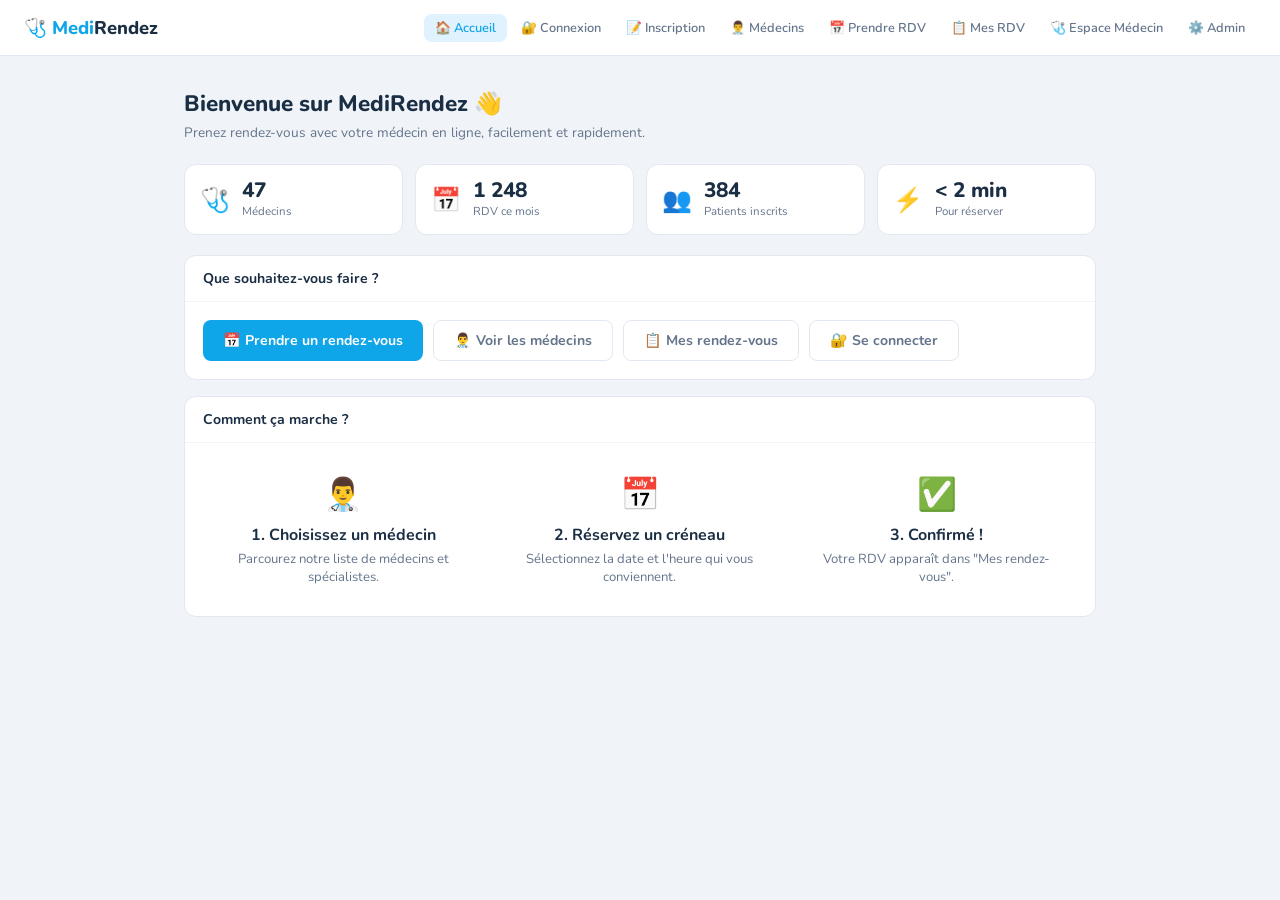
<file: index.html>
<!DOCTYPE html>
<html lang="fr">
<head>
<meta charset="UTF-8"><meta name="viewport" content="width=device-width,initial-scale=1">
<title>MediRendez – Accueil</title>
<link href="https://fonts.googleapis.com/css2?family=Nunito:wght@400;600;700;800&display=swap" rel="stylesheet">
<link rel="stylesheet" href="style.css">
</head>
<body>
<div id="nav-placeholder"></div>

<div class="page">
  <p class="ptitle">Bienvenue sur MediRendez 👋</p>
  <p class="psub">Prenez rendez-vous avec votre médecin en ligne, facilement et rapidement.</p>

  <div class="stats4">
    <div class="stat-box"><div class="stat-ico">🩺</div><div><div class="stat-num">47</div><div class="stat-lbl">Médecins</div></div></div>
    <div class="stat-box"><div class="stat-ico">📅</div><div><div class="stat-num">1 248</div><div class="stat-lbl">RDV ce mois</div></div></div>
    <div class="stat-box"><div class="stat-ico">👥</div><div><div class="stat-num">384</div><div class="stat-lbl">Patients inscrits</div></div></div>
    <div class="stat-box"><div class="stat-ico">⚡</div><div><div class="stat-num">&lt; 2 min</div><div class="stat-lbl">Pour réserver</div></div></div>
  </div>

  <div class="card">
    <div class="card-head">Que souhaitez-vous faire ?</div>
    <div class="card-body" style="display:flex;gap:10px;flex-wrap:wrap">
      <a href="rdv.html"          class="btn btn-blue">📅 Prendre un rendez-vous</a>
      <a href="medecins.html"     class="btn btn-outline">👨‍⚕️ Voir les médecins</a>
      <a href="mes_rdv.html"      class="btn btn-outline">📋 Mes rendez-vous</a>
      <a href="connexion.html"    class="btn btn-outline">🔐 Se connecter</a>
    </div>
  </div>

  <div class="card">
    <div class="card-head">Comment ça marche ?</div>
    <div class="card-body" style="display:grid;grid-template-columns:repeat(3,1fr);gap:16px">
      <div style="text-align:center;padding:12px">
        <div style="font-size:2rem;margin-bottom:8px">👨‍⚕️</div>
        <div style="font-weight:700;margin-bottom:4px">1. Choisissez un médecin</div>
        <div style="font-size:.82rem;color:#64748b">Parcourez notre liste de médecins et spécialistes.</div>
      </div>
      <div style="text-align:center;padding:12px">
        <div style="font-size:2rem;margin-bottom:8px">📅</div>
        <div style="font-weight:700;margin-bottom:4px">2. Réservez un créneau</div>
        <div style="font-size:.82rem;color:#64748b">Sélectionnez la date et l'heure qui vous conviennent.</div>
      </div>
      <div style="text-align:center;padding:12px">
        <div style="font-size:2rem;margin-bottom:8px">✅</div>
        <div style="font-weight:700;margin-bottom:4px">3. Confirmé !</div>
        <div style="font-size:.82rem;color:#64748b">Votre RDV apparaît dans "Mes rendez-vous".</div>
      </div>
    </div>
  </div>
</div>

<div class="toast" id="toast"></div>
<script src="nav.js"></script>
<script src="state.js"></script>
<script>renderNav('accueil');</script>
</body>
</html>
</file>
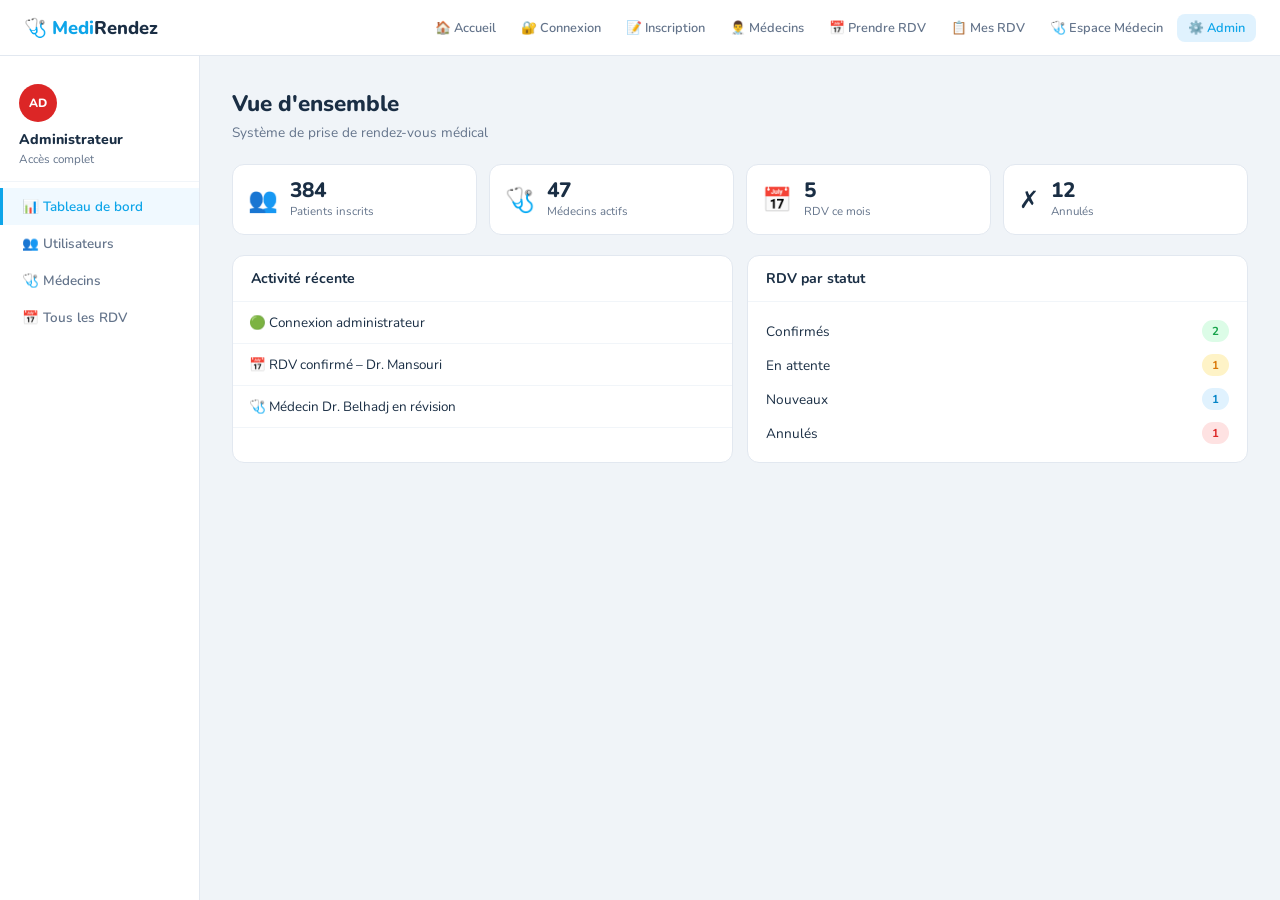
<file: admin.html>
<!DOCTYPE html>
<html lang="fr">
<head>
<meta charset="UTF-8"><meta name="viewport" content="width=device-width,initial-scale=1">
<title>MediRendez – Administration</title>
<link href="https://fonts.googleapis.com/css2?family=Nunito:wght@400;600;700;800&display=swap" rel="stylesheet">
<link rel="stylesheet" href="style.css">
</head>
<body>
<div id="nav-placeholder"></div>

<div class="layout">
  <div class="sidebar">
    <div class="sb-who">
      <div style="width:38px;height:38px;border-radius:50%;background:#dc2626;color:#fff;font-weight:800;font-size:.75rem;display:flex;align-items:center;justify-content:center;margin-bottom:8px">AD</div>
      <div class="sb-who-name">Administrateur</div>
      <div class="sb-who-role">Accès complet</div>
    </div>
    <a class="sb-item active" onclick="sw('dashboard',this)">📊 Tableau de bord</a>
    <a class="sb-item"        onclick="sw('users',this)">👥 Utilisateurs</a>
    <a class="sb-item"        onclick="sw('medecins',this)">🩺 Médecins</a>
    <a class="sb-item"        onclick="sw('allrdv',this)">📅 Tous les RDV</a>
  </div>

  <div class="sb-content">

    <!-- DASHBOARD -->
    <div id="pnl-dashboard" class="pnl active">
      <p class="ptitle">Vue d'ensemble</p>
      <p class="psub">Système de prise de rendez-vous médical</p>

      <div class="stats4">
        <div class="stat-box"><div class="stat-ico">👥</div><div><div class="stat-num" id="nb-patients">384</div><div class="stat-lbl">Patients inscrits</div></div></div>
        <div class="stat-box"><div class="stat-ico">🩺</div><div><div class="stat-num">47</div><div class="stat-lbl">Médecins actifs</div></div></div>
        <div class="stat-box"><div class="stat-ico">📅</div><div><div class="stat-num" id="nb-rdv">1 248</div><div class="stat-lbl">RDV ce mois</div></div></div>
        <div class="stat-box"><div class="stat-ico">✗</div><div><div class="stat-num">12</div><div class="stat-lbl">Annulés</div></div></div>
      </div>

      <div style="display:grid;grid-template-columns:1fr 1fr;gap:14px">
        <div class="card">
          <div class="card-head">Activité récente</div>
          <div class="card-body" style="padding:0" id="activity-list">
          </div>
        </div>
        <div class="card">
          <div class="card-head">RDV par statut</div>
          <div class="card-body">
            <div style="display:flex;flex-direction:column;gap:12px" id="statut-stats"></div>
          </div>
        </div>
      </div>
    </div>

    <!-- UTILISATEURS -->
    <div id="pnl-users" class="pnl">
      <p class="ptitle">Gestion des Utilisateurs</p>
      <div class="search-row">
        <input type="text" placeholder="🔍 Rechercher…" oninput="filterUsers(this.value)">
        <select onchange="filterUsersRole(this.value)">
          <option value="">Tous rôles</option>
          <option>Patient</option>
          <option>Médecin</option>
        </select>
      </div>
      <div class="card"><div class="card-body" style="padding:0">
        <div class="tbl-wrap">
          <table class="tbl">
            <thead><tr><th>Nom</th><th>Email</th><th>Rôle</th><th>Inscription</th><th>Statut</th><th>Actions</th></tr></thead>
            <tbody id="users-body"></tbody>
          </table>
        </div>
      </div></div>
    </div>

    <!-- MÉDECINS ADMIN -->
    <div id="pnl-medecins" class="pnl">
      <div class="flex-bet">
        <div><p class="ptitle">Gestion des Médecins</p></div>
        <button class="btn btn-blue btn-sm" onclick="showAddMedForm()">+ Ajouter un médecin</button>
      </div>

      <div id="add-med-form" style="display:none" class="card">
        <div class="card-head">Nouveau médecin</div>
        <div class="card-body">
          <div class="row2">
            <div class="field"><label>Prénom</label><input type="text" id="nm-prenom" placeholder="Sarah"></div>
            <div class="field"><label>Nom</label><input type="text" id="nm-nom" placeholder="Ben Ammar"></div>
            <div class="field"><label>Spécialité</label><input type="text" id="nm-spec" placeholder="Cardiologie"></div>
            <div class="field"><label>Cabinet</label><input type="text" id="nm-cab" placeholder="Cabinet Central, Tunis"></div>
          </div>
          <div style="display:flex;gap:8px;margin-top:8px">
            <button class="btn btn-blue btn-sm" onclick="addMedecin()">✓ Ajouter</button>
            <button class="btn btn-outline btn-sm" onclick="document.getElementById('add-med-form').style.display='none'">Annuler</button>
          </div>
        </div>
      </div>

      <div class="card"><div class="card-body" style="padding:0">
        <div class="tbl-wrap">
          <table class="tbl">
            <thead><tr><th>Médecin</th><th>Spécialité</th><th>Cabinet</th><th>RDV/mois</th><th>Statut</th><th>Actions</th></tr></thead>
            <tbody id="med-admin-body"></tbody>
          </table>
        </div>
      </div></div>
    </div>

    <!-- TOUS RDV -->
    <div id="pnl-allrdv" class="pnl">
      <p class="ptitle">Supervision des Rendez-vous</p>
      <div class="search-row">
        <input type="text" placeholder="🔍 Patient ou médecin…">
        <select id="filter-allrdv" onchange="filterAllRdv(this.value)">
          <option value="">Tous statuts</option>
          <option>En attente</option>
          <option>Confirmé</option>
          <option>Annulé</option>
          <option>Nouveau</option>
        </select>
      </div>
      <div class="card"><div class="card-body" style="padding:0">
        <div class="tbl-wrap">
          <table class="tbl">
            <thead><tr><th>ID</th><th>Patient</th><th>Médecin</th><th>Date</th><th>Heure</th><th>Motif</th><th>Statut</th></tr></thead>
            <tbody id="allrdv-body"></tbody>
          </table>
        </div>
      </div></div>
    </div>

  </div>
</div>

<div class="toast" id="toast"></div>
<script src="nav.js"></script>
<script src="state.js"></script>
<script>
renderNav('admin');

function sw(panel, el) {
  document.querySelectorAll('.pnl').forEach(p => p.classList.remove('active'));
  document.querySelectorAll('.sb-item').forEach(i => i.classList.remove('active'));
  document.getElementById('pnl-'+panel).classList.add('active');
  el.classList.add('active');
}

/* ── UTILISATEURS ── */
let users = [
  { nom:'Ahmed Ben Ali',      email:'ahmed@email.com',       role:'Patient',  date:'01/03/2026', statut:'Actif' },
  { nom:'Sana Mrad',          email:'sana@email.com',        role:'Patient',  date:'05/03/2026', statut:'Actif' },
  { nom:'Dr. K. Mansouri',    email:'k.mansouri@med.tn',     role:'Médecin',  date:'01/03/2026', statut:'Actif' },
  { nom:'Mohamed Trabelsi',   email:'m.trabelsi@email.com',  role:'Patient',  date:'10/03/2026', statut:'Inactif' },
];
function renderUsers(list) {
  document.getElementById('users-body').innerHTML = (list||users).map((u,i) => `
    <tr>
      <td><strong>${u.nom}</strong></td>
      <td>${u.email}</td>
      <td><span class="badge ${u.role==='Médecin'?'b-orange':'b-blue'}">${u.role}</span></td>
      <td>${u.date}</td>
      <td><span class="badge ${u.statut==='Actif'?'b-green':'b-red'}">${u.statut}</span></td>
      <td>
        <button class="btn btn-outline btn-sm" onclick="toggleStatut(${i})">
          ${u.statut==='Actif'?'🚫 Désactiver':'✅ Activer'}
        </button>
        <button class="btn btn-red btn-sm" style="margin-left:4px" onclick="delUser(${i})">✕</button>
      </td>
    </tr>`).join('');
}
function filterUsers(q) { renderUsers(users.filter(u=>u.nom.toLowerCase().includes(q.toLowerCase()))); }
function filterUsersRole(r) { renderUsers(r ? users.filter(u=>u.role===r) : users); }
function toggleStatut(i) { users[i].statut = users[i].statut==='Actif'?'Inactif':'Actif'; renderUsers(); showToast('✅ Statut mis à jour'); }
function delUser(i) { if(confirm('Supprimer cet utilisateur ?')){ users.splice(i,1); renderUsers(); showToast('🗑️ Utilisateur supprimé'); } }

/* ── MÉDECINS ADMIN ── */
let medsAdmin = [
  { nom:'Dr. Sarah Ben Ammar', spec:'Médecine générale', cab:'Cabinet Central, Tunis',    rdv:124, statut:'Actif' },
  { nom:'Dr. Karim Mansouri',  spec:'Cardiologie',       cab:'Clinique du Cœur, Tunis',   rdv:98,  statut:'Actif' },
  { nom:'Dr. Leila Trabelsi',  spec:'Dermatologie',      cab:'Centre Derma, Sfax',        rdv:76,  statut:'Actif' },
  { nom:'Dr. Omar Belhadj',    spec:'Pédiatrie',         cab:'Clinique Enfants, Sousse',  rdv:45,  statut:'Révision' },
];
function renderMedsAdmin(list) {
  document.getElementById('med-admin-body').innerHTML = (list||medsAdmin).map((m,i) => `
    <tr>
      <td><strong>${m.nom}</strong></td>
      <td>${m.spec}</td>
      <td>${m.cab}</td>
      <td>${m.rdv}</td>
      <td><span class="badge ${m.statut==='Actif'?'b-green':m.statut==='Révision'?'b-orange':'b-red'}">${m.statut}</span></td>
      <td>
        <button class="btn btn-outline btn-sm">✏️</button>
        <button class="btn btn-red btn-sm" style="margin-left:4px" onclick="delMed(${i})">✕</button>
      </td>
    </tr>`).join('');
}
function showAddMedForm() { document.getElementById('add-med-form').style.display='block'; }
function addMedecin() {
  const p = document.getElementById('nm-prenom').value.trim();
  const n = document.getElementById('nm-nom').value.trim();
  const s = document.getElementById('nm-spec').value.trim();
  const c = document.getElementById('nm-cab').value.trim();
  if(!p||!n||!s) { showToast('⚠️ Remplissez les champs obligatoires'); return; }
  medsAdmin.unshift({ nom:`Dr. ${p} ${n}`, spec:s, cab:c||'—', rdv:0, statut:'Actif' });
  renderMedsAdmin();
  document.getElementById('add-med-form').style.display='none';
  showToast('✅ Médecin ajouté');
}
function delMed(i) { if(confirm('Supprimer ce médecin ?')){ medsAdmin.splice(i,1); renderMedsAdmin(); showToast('🗑️ Médecin supprimé'); } }

/* ── TOUS RDV ── */
const ALL_RDV_BASE = [
  { id:'#1024', patient:'Ahmed Ben Ali', medecin:'Dr. Mansouri',  date:'20/04', heure:'09:00', motif:'Bilan cardiaque',  statut:'Confirmé' },
  { id:'#1025', patient:'Sana Mrad',      medecin:'Dr. Ben Ammar', date:'20/04', heure:'10:00', motif:'Consultation',     statut:'Confirmé' },
  { id:'#1026', patient:'M. Trabelsi',    medecin:'Dr. Mansouri',  date:'20/04', heure:'11:00', motif:'Suivi',            statut:'En attente' },
  { id:'#1027', patient:'Leila Hamdi',    medecin:'Dr. Trabelsi',  date:'28/04', heure:'14:30', motif:'Résultats',        statut:'Nouveau' },
  { id:'#1020', patient:'Omar Slim',      medecin:'Dr. Belhadj',   date:'18/04', heure:'09:30', motif:'Pédiatrie',        statut:'Annulé' },
];
function getAllRdv() {
  const state = getState();
  const rdvApp = (state.rdvs||[]).map((r,i) => ({
    id: '#'+String(2000+i),
    patient: state.prenom ? state.prenom+' '+(state.nom||'') : 'Nouveau Patient',
    medecin: r.docNom||'—',
    date: r.date,
    heure: r.heure,
    motif: r.motif,
    statut: r.statut,
  }));
  return [...rdvApp, ...ALL_RDV_BASE];
}
function renderAllRdv(list) {
  document.getElementById('allrdv-body').innerHTML = (list||getAllRdv()).map(r => `
    <tr>
      <td style="font-size:.78rem;color:#64748b">${r.id}</td>
      <td>${r.patient}</td><td>${r.medecin}</td>
      <td>${r.date}</td><td>${r.heure}</td><td>${r.motif}</td>
      <td>${badgeStatut(r.statut)}</td>
    </tr>`).join('');
}
function filterAllRdv(s) { renderAllRdv(s ? getAllRdv().filter(r=>r.statut===s) : getAllRdv()); }

function badgeStatut(s) {
  if(s==='Confirmé')   return '<span class="badge b-green">✓ Confirmé</span>';
  if(s==='En attente') return '<span class="badge b-orange">⏳ En attente</span>';
  if(s==='Nouveau')    return '<span class="badge b-blue">🆕 Nouveau</span>';
  if(s==='Annulé')     return '<span class="badge b-red">✗ Annulé</span>';
  return '<span class="badge b-grey">'+s+'</span>';
}

/* ── DASHBOARD stats ── */
function renderDashboard() {
  const all = getAllRdv();
  const byStatut = {};
  all.forEach(r => byStatut[r.statut] = (byStatut[r.statut]||0)+1);

  document.getElementById('nb-rdv').textContent = all.length;

  // Activité
  const state = getState();
  const activities = [];
  if(state.rdvs && state.rdvs.length) {
    activities.push(`📅 Nouveau RDV – ${state.rdvs[0].docNom}`);
  }
  activities.push('🟢 Connexion administrateur', '📅 RDV confirmé – Dr. Mansouri', '🩺 Médecin Dr. Belhadj en révision');
  document.getElementById('activity-list').innerHTML =
    activities.map(a => `<div style="padding:11px 16px;border-bottom:1px solid #f1f5f9;font-size:.84rem">${a}</div>`).join('');

  // Stats statut
  const items = [
    { label:'Confirmés',  n: byStatut['Confirmé']||0,   cls:'b-green' },
    { label:'En attente', n: byStatut['En attente']||0,  cls:'b-orange' },
    { label:'Nouveaux',   n: byStatut['Nouveau']||0,     cls:'b-blue' },
    { label:'Annulés',    n: byStatut['Annulé']||0,      cls:'b-red' },
  ];
  document.getElementById('statut-stats').innerHTML = items.map(s => `
    <div style="display:flex;align-items:center;justify-content:space-between">
      <span style="font-size:.85rem">${s.label}</span>
      <span class="badge ${s.cls}">${s.n}</span>
    </div>`).join('');
}

/* ── INIT ── */
renderUsers();
renderMedsAdmin();
renderAllRdv();
renderDashboard();
</script>
</body>
</html>
</file>
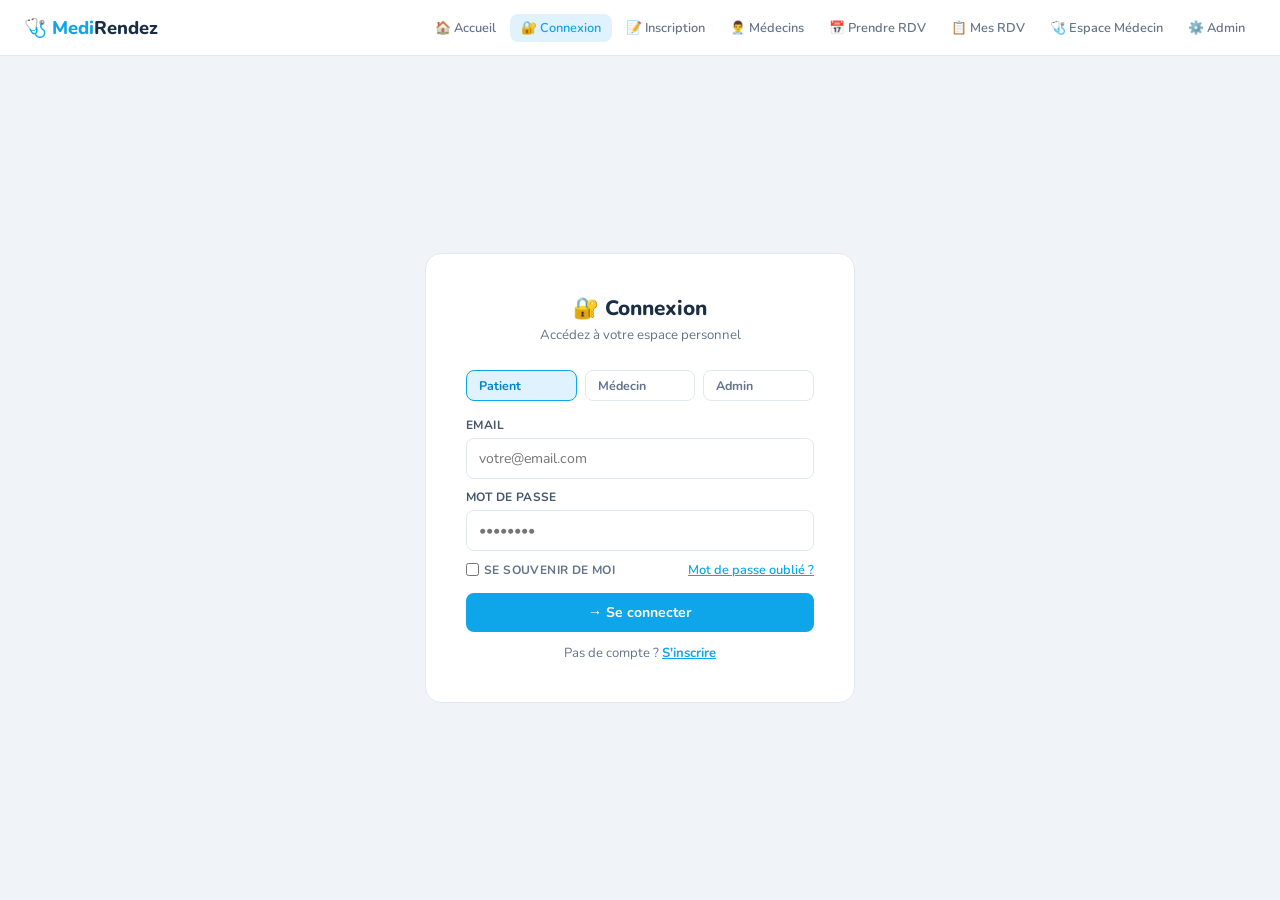
<file: connexion.html>
<!DOCTYPE html>
<html lang="fr">
<head>
<meta charset="UTF-8"><meta name="viewport" content="width=device-width,initial-scale=1">
<title>MediRendez – Connexion</title>
<link href="https://fonts.googleapis.com/css2?family=Nunito:wght@400;600;700;800&display=swap" rel="stylesheet">
<link rel="stylesheet" href="style.css">
</head>
<body>
<div id="nav-placeholder"></div>

<div class="auth-wrap">
  <div class="auth-box">
    <div class="auth-title">🔐 Connexion</div>
    <p class="auth-sub">Accédez à votre espace personnel</p>

    <!-- Sélecteur de rôle -->
    <div style="display:flex;gap:8px;margin-bottom:16px" id="role-btns">
      <button class="btn btn-sm" id="rb-patient" onclick="selectRole('patient')" style="flex:1;background:#e0f2fe;color:#0284c7;border:1.5px solid #0ea5e9">Patient</button>
      <button class="btn btn-sm btn-outline" id="rb-medecin" onclick="selectRole('medecin')" style="flex:1">Médecin</button>
      <button class="btn btn-sm btn-outline" id="rb-admin"   onclick="selectRole('admin')"   style="flex:1">Admin</button>
    </div>

    <div id="msg-zone"></div>

    <div class="field"><label>Email</label><input type="email" id="inp-email" placeholder="votre@email.com"></div>
    <div class="field"><label>Mot de passe</label><input type="password" id="inp-pwd" placeholder="••••••••"></div>

    <div style="display:flex;justify-content:space-between;align-items:center;font-size:.8rem;margin-bottom:14px">
      <label style="display:flex;align-items:center;gap:5px;cursor:pointer;color:#64748b"><input type="checkbox" style="width:auto"> Se souvenir de moi</label>
      <a href="#" style="color:#0ea5e9;font-weight:600">Mot de passe oublié ?</a>
    </div>

    <button class="btn btn-blue btn-full" onclick="doLogin()">→ Se connecter</button>
    <p style="text-align:center;font-size:.82rem;color:#64748b;margin-top:12px">
      Pas de compte ? <a href="inscription.html" style="color:#0ea5e9;font-weight:700">S'inscrire</a>
    </p>
  </div>
</div>

<div class="toast" id="toast"></div>
<script src="nav.js"></script>
<script src="state.js"></script>
<script>
renderNav('connexion');

let role = 'patient';

function selectRole(r) {
  role = r;
  ['patient','medecin','admin'].forEach(x => {
    const b = document.getElementById('rb-'+x);
    if(x === r) {
      b.style.background = '#e0f2fe'; b.style.color = '#0284c7'; b.style.border = '1.5px solid #0ea5e9';
    } else {
      b.style.background = '#fff'; b.style.color = '#64748b'; b.style.border = '1.5px solid #e2e8f0';
    }
  });
}

function doLogin() {
  const email = document.getElementById('inp-email').value.trim();
  const pwd   = document.getElementById('inp-pwd').value;
  const zone  = document.getElementById('msg-zone');

  if(!email || !pwd) {
    zone.innerHTML = '<div class="alert alert-warn">⚠️ Veuillez remplir tous les champs.</div>';
    return;
  }

  // Simulation login
  setState({ loggedIn: true, role, email });
  showToast('✅ Connexion réussie ! Redirection…');

  setTimeout(() => {
    if(role === 'medecin') window.location.href = 'espace_medecin.html';
    else if(role === 'admin') window.location.href = 'admin.html';
    else window.location.href = 'mes_rdv.html';
  }, 900);
}
</script>
</body>
</html>
</file>
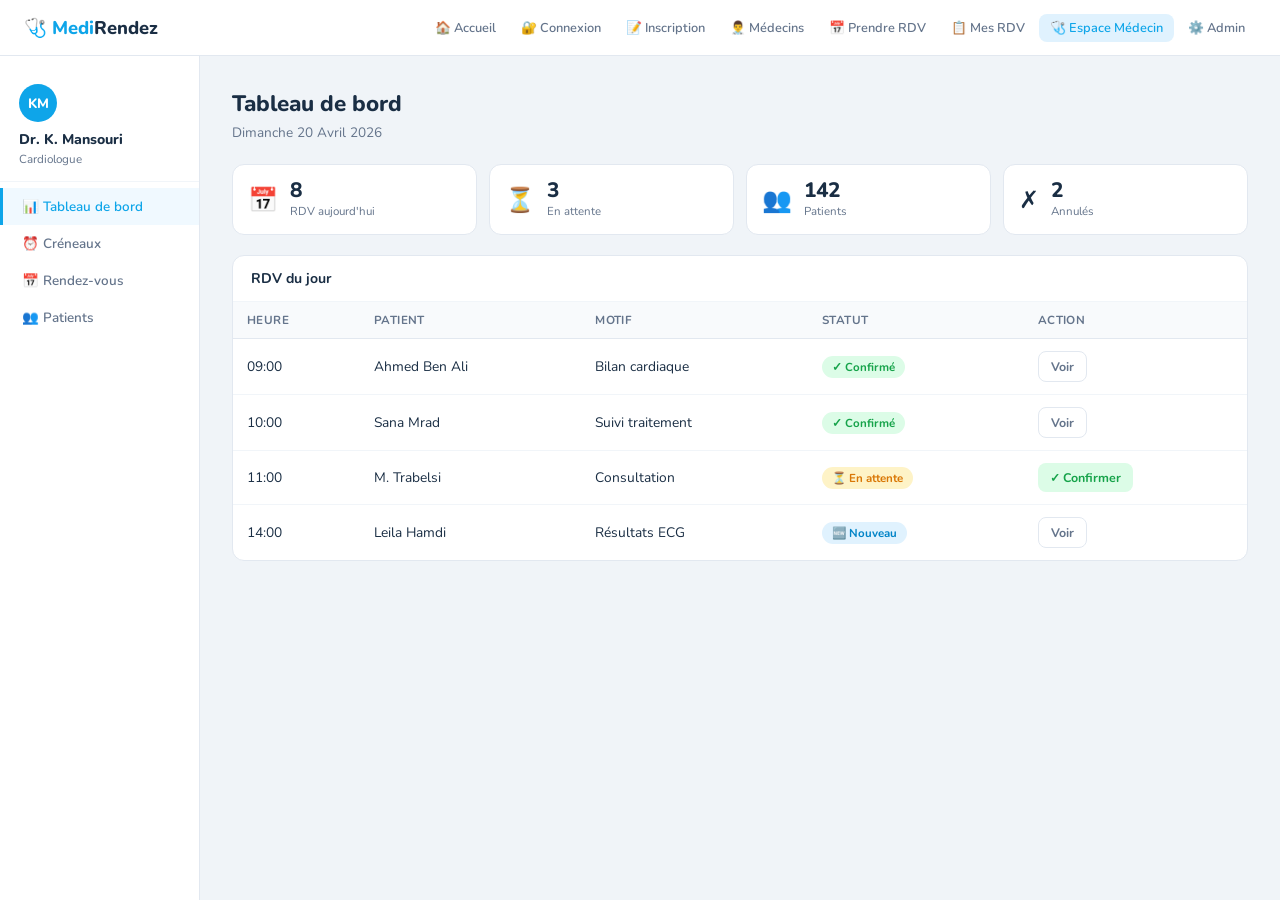
<file: espace_medecin.html>
<!DOCTYPE html>
<html lang="fr">
<head>
<meta charset="UTF-8"><meta name="viewport" content="width=device-width,initial-scale=1">
<title>MediRendez – Espace Médecin</title>
<link href="https://fonts.googleapis.com/css2?family=Nunito:wght@400;600;700;800&display=swap" rel="stylesheet">
<link rel="stylesheet" href="style.css">
</head>
<body>
<div id="nav-placeholder"></div>

<div class="layout">
  <div class="sidebar">
    <div class="sb-who">
      <div style="width:38px;height:38px;border-radius:50%;background:#0ea5e9;color:#fff;font-weight:800;font-size:.85rem;display:flex;align-items:center;justify-content:center;margin-bottom:8px">KM</div>
      <div class="sb-who-name">Dr. K. Mansouri</div>
      <div class="sb-who-role">Cardiologue</div>
    </div>
    <a class="sb-item active" id="sb-board"     onclick="sw('board',this)">📊 Tableau de bord</a>
    <a class="sb-item"        id="sb-creneaux"  onclick="sw('creneaux',this)">⏰ Créneaux</a>
    <a class="sb-item"        id="sb-rdv"       onclick="sw('rdv',this)">📅 Rendez-vous</a>
    <a class="sb-item"        id="sb-patients"  onclick="sw('patients',this)">👥 Patients</a>
  </div>

  <div class="sb-content">

    <!-- TABLEAU DE BORD -->
    <div id="pnl-board" class="pnl active">
      <p class="ptitle">Tableau de bord</p>
      <p class="psub">Dimanche 20 Avril 2026</p>

      <div class="stats4">
        <div class="stat-box"><div class="stat-ico">📅</div><div><div class="stat-num">8</div><div class="stat-lbl">RDV aujourd'hui</div></div></div>
        <div class="stat-box"><div class="stat-ico">⏳</div><div><div class="stat-num">3</div><div class="stat-lbl">En attente</div></div></div>
        <div class="stat-box"><div class="stat-ico">👥</div><div><div class="stat-num">142</div><div class="stat-lbl">Patients</div></div></div>
        <div class="stat-box"><div class="stat-ico">✗</div><div><div class="stat-num">2</div><div class="stat-lbl">Annulés</div></div></div>
      </div>

      <div class="card">
        <div class="card-head">RDV du jour</div>
        <div class="card-body" style="padding:0">
          <div class="tbl-wrap">
            <table class="tbl" id="rdv-jour-tbl">
              <thead><tr><th>Heure</th><th>Patient</th><th>Motif</th><th>Statut</th><th>Action</th></tr></thead>
              <tbody id="rdv-jour-body"></tbody>
            </table>
          </div>
        </div>
      </div>
    </div>

    <!-- CRÉNEAUX -->
    <div id="pnl-creneaux" class="pnl">
      <p class="ptitle">Gestion des Créneaux</p>
      <p class="psub">Définissez vos disponibilités hebdomadaires</p>

      <div style="display:grid;grid-template-columns:1fr 1fr;gap:14px">
        <div class="card">
          <div class="card-head">Ajouter un créneau</div>
          <div class="card-body">
            <div class="field"><label>Jour</label>
              <select id="cr-jour"><option>Lundi</option><option>Mardi</option><option>Mercredi</option><option>Jeudi</option><option>Vendredi</option></select>
            </div>
            <div class="row2">
              <div class="field"><label>Heure début</label><input type="time" id="cr-debut" value="09:00"></div>
              <div class="field"><label>Heure fin</label><input type="time" id="cr-fin" value="12:00"></div>
            </div>
            <div class="field"><label>Durée / consultation</label>
              <select id="cr-duree"><option>15 min</option><option selected>30 min</option><option>45 min</option><option>1 heure</option></select>
            </div>
            <button class="btn btn-blue" onclick="addCreneau()">+ Ajouter</button>
          </div>
        </div>

        <div class="card">
          <div class="card-head">Créneaux existants</div>
          <div class="card-body" style="padding:0">
            <table class="tbl">
              <thead><tr><th>Jour</th><th>Horaire</th><th>Durée</th><th></th></tr></thead>
              <tbody id="creneaux-body"></tbody>
            </table>
          </div>
        </div>
      </div>
    </div>

    <!-- RDV MÉDECIN -->
    <div id="pnl-rdv" class="pnl">
      <p class="ptitle">Mes Rendez-vous</p>
      <div class="search-row">
        <input type="text" placeholder="🔍 Rechercher un patient…" oninput="filterMedRdv(this.value)">
        <select onchange="filterMedRdvStatut(this.value)">
          <option value="">Tous statuts</option>
          <option>En attente</option>
          <option>Confirmé</option>
          <option>Annulé</option>
        </select>
      </div>
      <div class="card"><div class="card-body" style="padding:0">
        <div class="tbl-wrap">
          <table class="tbl">
            <thead><tr><th>Date</th><th>Heure</th><th>Patient</th><th>Motif</th><th>Statut</th><th>Action</th></tr></thead>
            <tbody id="med-rdv-body"></tbody>
          </table>
        </div>
      </div></div>
    </div>

    <!-- PATIENTS -->
    <div id="pnl-patients" class="pnl">
      <p class="ptitle">Mes Patients</p>
      <div class="card"><div class="card-body" style="padding:0">
        <div class="tbl-wrap">
          <table class="tbl">
            <thead><tr><th>Nom</th><th>Naissance</th><th>Téléphone</th><th>Dernier RDV</th><th>Nb RDV</th></tr></thead>
            <tbody>
              <tr><td><strong>Ahmed Ben Ali</strong></td><td>15/05/1990</td><td>+216 22 345 678</td><td>20/04/2026</td><td>5</td></tr>
              <tr><td><strong>Sana Mrad</strong></td><td>08/11/1985</td><td>+216 55 678 901</td><td>20/04/2026</td><td>3</td></tr>
              <tr><td><strong>Mohamed Trabelsi</strong></td><td>22/03/1975</td><td>+216 98 123 456</td><td>20/04/2026</td><td>8</td></tr>
              <tr><td><strong>Leila Hamdi</strong></td><td>30/07/1992</td><td>+216 71 234 567</td><td>05/04/2026</td><td>2</td></tr>
            </tbody>
          </table>
        </div>
      </div></div>
    </div>

  </div>
</div>

<div class="toast" id="toast"></div>
<script src="nav.js"></script>
<script src="state.js"></script>
<script>
renderNav('medecin');

/* ── Sidebar ── */
function sw(panel, el) {
  document.querySelectorAll('.pnl').forEach(p => p.classList.remove('active'));
  document.querySelectorAll('.sb-item').forEach(i => i.classList.remove('active'));
  document.getElementById('pnl-'+panel).classList.add('active');
  el.classList.add('active');
}

/* ── RDV du jour ── */
const RDV_DU_JOUR = [
  { heure:'09:00', patient:'Ahmed Ben Ali',   motif:'Bilan cardiaque',  statut:'Confirmé' },
  { heure:'10:00', patient:'Sana Mrad',        motif:'Suivi traitement', statut:'Confirmé' },
  { heure:'11:00', patient:'M. Trabelsi',      motif:'Consultation',     statut:'En attente' },
  { heure:'14:00', patient:'Leila Hamdi',      motif:'Résultats ECG',    statut:'Nouveau' },
];

function renderRdvJour() {
  // Ajouter aussi les RDV pris via l'app
  const state = getState();
  const rdvApp = (state.rdvs||[])
    .filter(r => r.docId === 2) // Dr Mansouri
    .map(r => ({ heure: r.heure, patient: 'Nouveau patient', motif: r.motif, statut: r.statut }));

  const all = [...RDV_DU_JOUR, ...rdvApp];
  document.getElementById('rdv-jour-body').innerHTML = all.map(r => `
    <tr>
      <td>${r.heure}</td>
      <td>${r.patient}</td>
      <td>${r.motif}</td>
      <td>${badgeStatut(r.statut)}</td>
      <td>
        ${r.statut==='En attente'
          ? `<button class="btn btn-green btn-sm" onclick="confirmerRdvMed(this,'${r.patient}')">✓ Confirmer</button>`
          : `<button class="btn btn-outline btn-sm">Voir</button>`}
      </td>
    </tr>`).join('');
}

function confirmerRdvMed(btn, patient) {
  btn.closest('tr').querySelector('td:nth-child(4)').innerHTML = '<span class="badge b-green">✓ Confirmé</span>';
  btn.outerHTML = '<button class="btn btn-outline btn-sm">Voir</button>';
  showToast('✅ RDV de ' + patient + ' confirmé');
}

/* ── Créneaux ── */
let creneaux = [
  { jour:'Lundi',  debut:'09:00', fin:'12:00', duree:'30 min' },
  { jour:'Mardi',  debut:'14:00', fin:'17:00', duree:'30 min' },
  { jour:'Jeudi',  debut:'10:00', fin:'13:00', duree:'45 min' },
];

function renderCreneaux() {
  document.getElementById('creneaux-body').innerHTML = creneaux.map((c,i) => `
    <tr>
      <td>${c.jour}</td>
      <td>${c.debut} – ${c.fin}</td>
      <td>${c.duree}</td>
      <td><button class="btn btn-red btn-sm" onclick="delCreneau(${i})">✕</button></td>
    </tr>`).join('');
}

function addCreneau() {
  creneaux.push({
    jour:  document.getElementById('cr-jour').value,
    debut: document.getElementById('cr-debut').value,
    fin:   document.getElementById('cr-fin').value,
    duree: document.getElementById('cr-duree').value,
  });
  renderCreneaux();
  showToast('✅ Créneau ajouté');
}
function delCreneau(i) { creneaux.splice(i,1); renderCreneaux(); showToast('🗑️ Créneau supprimé'); }

/* ── RDV médecin ── */
const MED_RDV = [
  { date:'20/04', heure:'09:00', patient:'Ahmed Ben Ali', motif:'Bilan cardiaque', statut:'Confirmé' },
  { date:'20/04', heure:'10:00', patient:'Sana Mrad',      motif:'Suivi',           statut:'Confirmé' },
  { date:'20/04', heure:'11:00', patient:'M. Trabelsi',    motif:'Consultation',    statut:'En attente' },
  { date:'28/04', heure:'14:30', patient:'Ahmed Ben Ali',  motif:'Bilan cardiaque', statut:'Nouveau' },
];
function renderMedRdv(list) {
  document.getElementById('med-rdv-body').innerHTML = (list||MED_RDV).map(r => `
    <tr>
      <td>${r.date}</td><td>${r.heure}</td><td>${r.patient}</td>
      <td>${r.motif}</td><td>${badgeStatut(r.statut)}</td>
      <td><button class="btn btn-outline btn-sm">Détail</button></td>
    </tr>`).join('');
}
function filterMedRdv(q) {
  renderMedRdv(MED_RDV.filter(r => r.patient.toLowerCase().includes(q.toLowerCase())));
}
function filterMedRdvStatut(s) {
  renderMedRdv(s ? MED_RDV.filter(r => r.statut===s) : MED_RDV);
}

function badgeStatut(s) {
  if(s==='Confirmé')   return '<span class="badge b-green">✓ Confirmé</span>';
  if(s==='En attente') return '<span class="badge b-orange">⏳ En attente</span>';
  if(s==='Nouveau')    return '<span class="badge b-blue">🆕 Nouveau</span>';
  return '<span class="badge b-grey">'+s+'</span>';
}

/* ── INIT ── */
renderRdvJour();
renderCreneaux();
renderMedRdv();
</script>
</body>
</html>
</file>
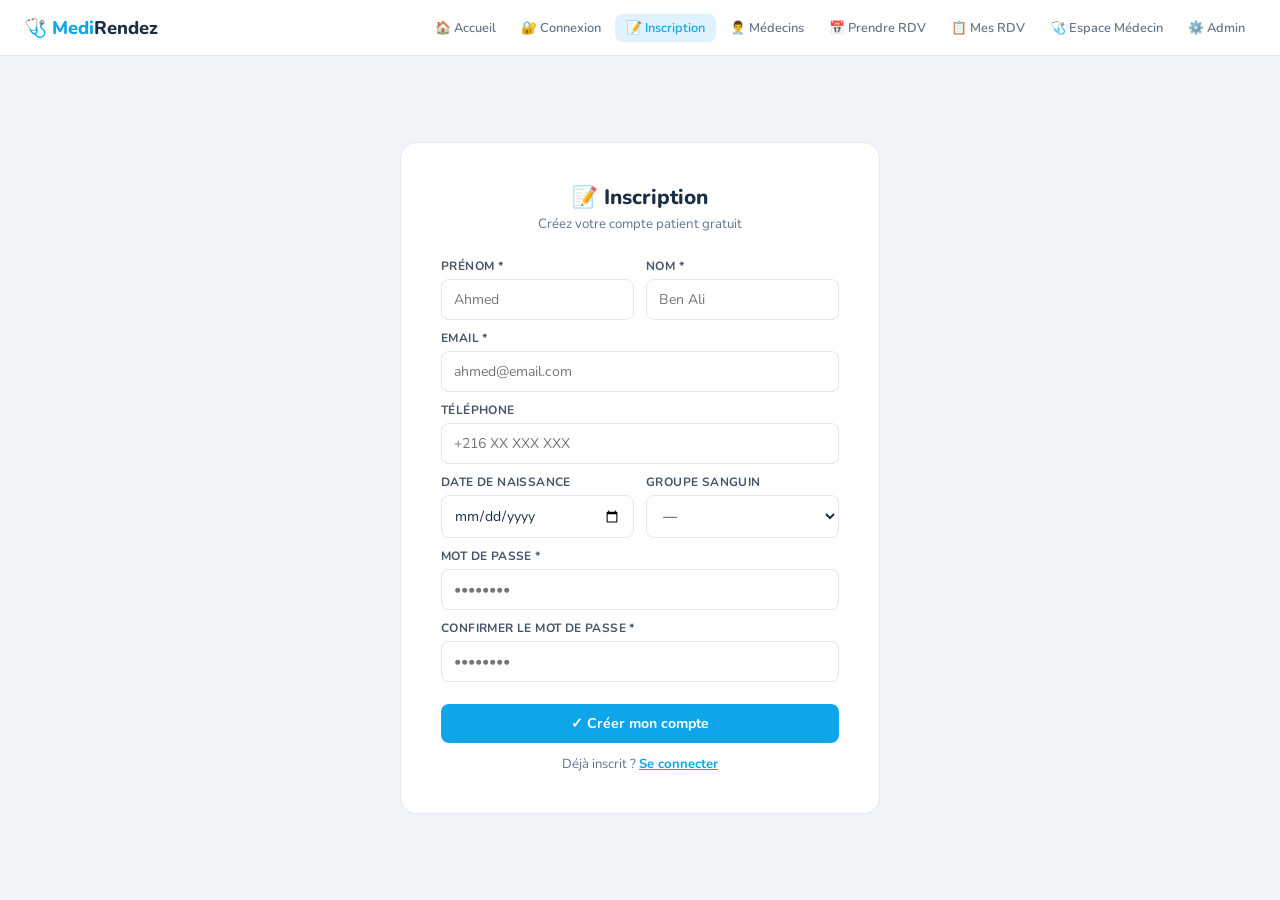
<file: inscription.html>
<!DOCTYPE html>
<html lang="fr">
<head>
<meta charset="UTF-8"><meta name="viewport" content="width=device-width,initial-scale=1">
<title>MediRendez – Inscription</title>
<link href="https://fonts.googleapis.com/css2?family=Nunito:wght@400;600;700;800&display=swap" rel="stylesheet">
<link rel="stylesheet" href="style.css">
</head>
<body>
<div id="nav-placeholder"></div>

<div class="auth-wrap">
  <div class="auth-box" style="max-width:480px">
    <div class="auth-title">📝 Inscription</div>
    <p class="auth-sub">Créez votre compte patient gratuit</p>

    <div id="msg-zone"></div>

    <div class="row2">
      <div class="field"><label>Prénom *</label><input type="text" id="r-prenom" placeholder="Ahmed"></div>
      <div class="field"><label>Nom *</label><input type="text" id="r-nom" placeholder="Ben Ali"></div>
    </div>
    <div class="field"><label>Email *</label><input type="email" id="r-email" placeholder="ahmed@email.com"></div>
    <div class="field"><label>Téléphone</label><input type="tel" id="r-tel" placeholder="+216 XX XXX XXX"></div>
    <div class="row2">
      <div class="field"><label>Date de naissance</label><input type="date" id="r-dob"></div>
      <div class="field"><label>Groupe sanguin</label>
        <select id="r-blood"><option value="">—</option><option>A+</option><option>A-</option><option>B+</option><option>B-</option><option>O+</option><option>O-</option><option>AB+</option><option>AB-</option></select>
      </div>
    </div>
    <div class="field"><label>Mot de passe *</label><input type="password" id="r-pwd" placeholder="••••••••"></div>
    <div class="field"><label>Confirmer le mot de passe *</label><input type="password" id="r-pwd2" placeholder="••••••••"></div>

    <button class="btn btn-blue btn-full mt12" onclick="doRegister()">✓ Créer mon compte</button>
    <p style="text-align:center;font-size:.82rem;color:#64748b;margin-top:12px">
      Déjà inscrit ? <a href="connexion.html" style="color:#0ea5e9;font-weight:700">Se connecter</a>
    </p>
  </div>
</div>

<div class="toast" id="toast"></div>
<script src="nav.js"></script>
<script src="state.js"></script>
<script>
renderNav('inscription');

function doRegister() {
  const prenom = document.getElementById('r-prenom').value.trim();
  const nom    = document.getElementById('r-nom').value.trim();
  const email  = document.getElementById('r-email').value.trim();
  const pwd    = document.getElementById('r-pwd').value;
  const pwd2   = document.getElementById('r-pwd2').value;
  const zone   = document.getElementById('msg-zone');

  if(!prenom || !nom || !email || !pwd) {
    zone.innerHTML = '<div class="alert alert-warn">⚠️ Veuillez remplir tous les champs obligatoires (*).</div>';
    return;
  }
  if(pwd !== pwd2) {
    zone.innerHTML = '<div class="alert alert-warn">⚠️ Les mots de passe ne correspondent pas.</div>';
    return;
  }
  if(pwd.length < 6) {
    zone.innerHTML = '<div class="alert alert-warn">⚠️ Le mot de passe doit contenir au moins 6 caractères.</div>';
    return;
  }

  setState({ loggedIn: true, role: 'patient', prenom, nom, email });
  zone.innerHTML = `<div class="alert alert-ok">✅ Compte créé avec succès ! Bienvenue, ${prenom} !</div>`;
  showToast('✅ Inscription réussie !');
  setTimeout(() => window.location.href = 'mes_rdv.html', 1200);
}
</script>
</body>
</html>
</file>
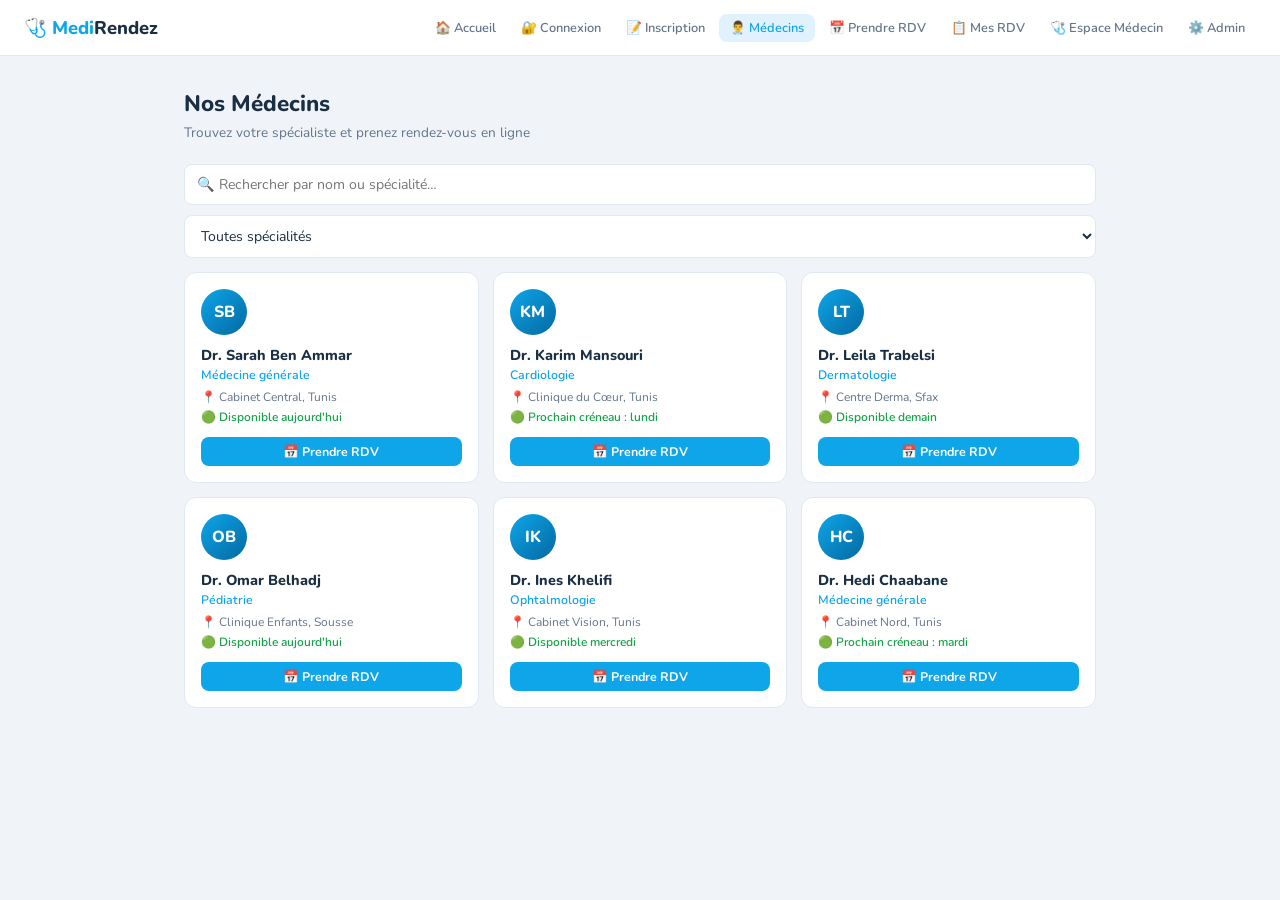
<file: medecins.html>
<!DOCTYPE html>
<html lang="fr">
<head>
<meta charset="UTF-8"><meta name="viewport" content="width=device-width,initial-scale=1">
<title>MediRendez – Médecins</title>
<link href="https://fonts.googleapis.com/css2?family=Nunito:wght@400;600;700;800&display=swap" rel="stylesheet">
<link rel="stylesheet" href="style.css">
</head>
<body>
<div id="nav-placeholder"></div>

<div class="page">
  <p class="ptitle">Nos Médecins</p>
  <p class="psub">Trouvez votre spécialiste et prenez rendez-vous en ligne</p>

  <div class="search-row">
    <input type="text" id="search-inp" placeholder="🔍 Rechercher par nom ou spécialité…" oninput="filterDocs()">
    <select id="filter-spec" onchange="filterDocs()">
      <option value="">Toutes spécialités</option>
      <option>Médecine générale</option>
      <option>Cardiologie</option>
      <option>Dermatologie</option>
      <option>Pédiatrie</option>
      <option>Ophtalmologie</option>
    </select>
  </div>

  <div class="doc-grid" id="doc-grid"></div>
  <p id="no-result" style="display:none;text-align:center;color:#64748b;padding:2rem">Aucun médecin trouvé.</p>
</div>

<div class="toast" id="toast"></div>
<script src="nav.js"></script>
<script src="state.js"></script>
<script>
renderNav('medecins');

function renderDocs(list) {
  const grid = document.getElementById('doc-grid');
  const noR  = document.getElementById('no-result');
  if(!list.length) { grid.innerHTML=''; noR.style.display='block'; return; }
  noR.style.display='none';
  grid.innerHTML = list.map(d => `
    <div class="doc-card">
      <div class="doc-av">${d.init}</div>
      <div class="doc-name">Dr. ${d.nom}</div>
      <div class="doc-spec">${d.spec}</div>
      <div class="doc-loc">📍 ${d.cab}</div>
      <div style="font-size:.75rem;color:#16a34a;margin-top:4px;font-weight:600">🟢 ${d.dispo}</div>
      <a href="rdv.html?doc=${d.id}" class="btn btn-blue btn-sm" style="margin-top:12px;width:100%;justify-content:center">
        📅 Prendre RDV
      </a>
    </div>
  `).join('');
}

function filterDocs() {
  const q    = document.getElementById('search-inp').value.toLowerCase();
  const spec = document.getElementById('filter-spec').value;
  const res  = MEDECINS.filter(d => {
    const matchQ    = !q || d.nom.toLowerCase().includes(q) || d.spec.toLowerCase().includes(q);
    const matchSpec = !spec || d.spec === spec;
    return matchQ && matchSpec;
  });
  renderDocs(res);
}

renderDocs(MEDECINS);
</script>
</body>
</html>
</file>
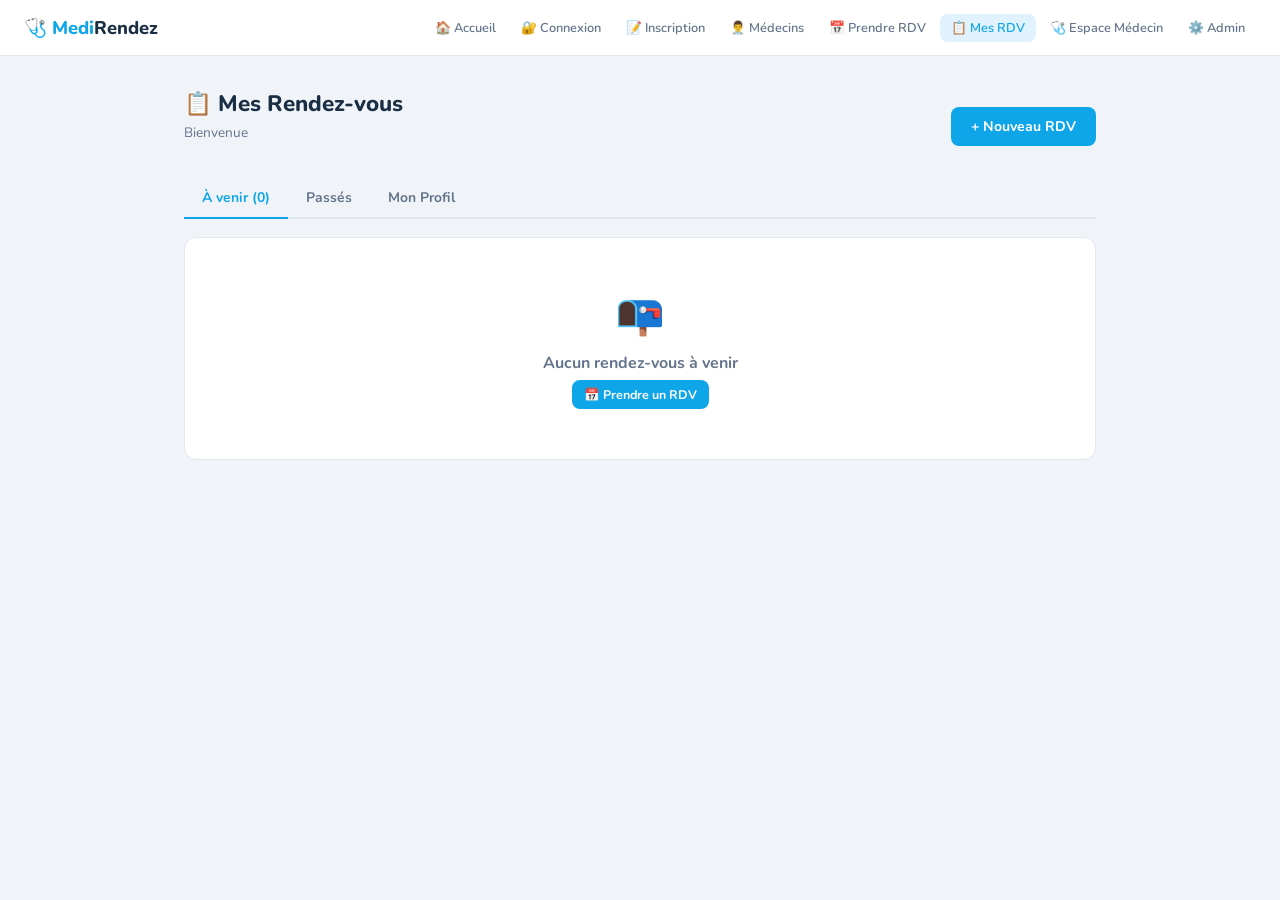
<file: mes_rdv.html>
<!DOCTYPE html>
<html lang="fr">
<head>
<meta charset="UTF-8"><meta name="viewport" content="width=device-width,initial-scale=1">
<title>MediRendez – Mes Rendez-vous</title>
<link href="https://fonts.googleapis.com/css2?family=Nunito:wght@400;600;700;800&display=swap" rel="stylesheet">
<link rel="stylesheet" href="style.css">
</head>
<body>
<div id="nav-placeholder"></div>

<div class="page">
  <div class="flex-bet">
    <div>
      <p class="ptitle">📋 Mes Rendez-vous</p>
      <p class="psub" id="welcome-msg">Bienvenue</p>
    </div>
    <a href="rdv.html" class="btn btn-blue">+ Nouveau RDV</a>
  </div>

  <div id="zone-alert"></div>

  <!-- Onglets -->
  <div style="display:flex;gap:0;border-bottom:2px solid #e2e8f0;margin-bottom:18px">
    <button id="tab-upcoming" class="tab-btn active-tab" onclick="switchTab('upcoming')">À venir</button>
    <button id="tab-past"     class="tab-btn"            onclick="switchTab('past')">Passés</button>
    <button id="tab-profile"  class="tab-btn"            onclick="switchTab('profile')">Mon Profil</button>
  </div>

  <!-- Panel : À venir -->
  <div id="panel-upcoming">
    <div class="card">
      <div class="card-body" id="list-upcoming">
        <p style="color:#64748b;font-size:.88rem;text-align:center;padding:1rem">Aucun rendez-vous à venir.</p>
      </div>
    </div>
  </div>

  <!-- Panel : Passés -->
  <div id="panel-past" style="display:none">
    <div class="card">
      <div class="card-body" id="list-past">
        <!-- rendez-vous passés statiques -->
      </div>
    </div>
  </div>

  <!-- Panel : Profil -->
  <div id="panel-profile" style="display:none">
    <div style="display:flex;align-items:center;gap:14px;background:#1a2e44;border-radius:12px;padding:18px;color:#fff;margin-bottom:16px">
      <div id="prof-avatar" style="width:52px;height:52px;border-radius:50%;background:#0ea5e9;color:#fff;font-size:1.3rem;font-weight:800;display:flex;align-items:center;justify-content:center">A</div>
      <div><div id="prof-name" style="font-weight:800;font-size:1rem">Ahmed Ben Ali</div><div style="font-size:.78rem;opacity:.6;margin-top:2px">Patient</div></div>
    </div>
    <div class="card">
      <div class="card-head">Informations personnelles</div>
      <div class="card-body">
        <div class="row2">
          <div class="field"><label>Prénom</label><input type="text" id="p-prenom" value="Ahmed"></div>
          <div class="field"><label>Nom</label><input type="text" id="p-nom" value="Ben Ali"></div>
          <div class="field"><label>Email</label><input type="email" id="p-email" value="ahmed@email.com"></div>
          <div class="field"><label>Téléphone</label><input type="tel" id="p-tel" value="+216 22 345 678"></div>
        </div>
        <button class="btn btn-blue mt12" onclick="saveProfile()">💾 Enregistrer</button>
      </div>
    </div>
  </div>
</div>

<div class="toast" id="toast"></div>

<style>
.tab-btn {
  background:none; border:none; padding:10px 18px;
  font-family:'Nunito',sans-serif; font-size:.87rem; font-weight:700;
  color:#64748b; cursor:pointer;
  border-bottom:2px solid transparent; margin-bottom:-2px;
  transition:all .15s;
}
.tab-btn:hover { color:#1a2e44; }
.active-tab { color:#0ea5e9; border-bottom:2px solid #0ea5e9; }
</style>

<script src="nav.js"></script>
<script src="state.js"></script>
<script>
renderNav('mes-rdv');

const RDV_PASSES_STATIQUES = [
  { id:-1, docNom:'Dr. Sarah Ben Ammar', docSpec:'Médecine générale', jour:'05', mois:'avr', heure:'09:00', motif:'Renouvellement ordonnance', statut:'Terminé' },
  { id:-2, docNom:'Dr. Leila Trabelsi',  docSpec:'Dermatologie',       jour:'18', mois:'mar', heure:'11:30', motif:'Consultation dermatologique', statut:'Terminé' },
];

function renderRow(rdv, isPast) {
  const colorBox = isPast ? '#64748b' : '#1a2e44';
  const badge = isPast
    ? '<span class="badge b-grey">Terminé</span>'
    : rdv.statut === 'Confirmé'
      ? '<span class="badge b-green">✓ Confirmé</span>'
      : '<span class="badge b-orange">⏳ En attente</span>';

  const actions = isPast ? '' : `
    <div class="rdv-acts">
      <button class="btn btn-outline btn-sm" onclick="modifierRdv(${rdv.id})">✏️ Modifier</button>
      <button class="btn btn-red btn-sm"     onclick="annulerRdv(${rdv.id})">✕ Annuler</button>
    </div>`;

  return `
    <div class="rdv-row" id="rdv-${rdv.id}">
      <div class="rdv-box" style="background:${colorBox}">
        <div class="dd">${rdv.jour}</div>
        <div class="mm">${rdv.mois}</div>
      </div>
      <div class="rdv-info">
        <div class="rdv-title">${rdv.docNom} — ${rdv.docSpec}</div>
        <div class="rdv-meta">⏰ ${rdv.heure} · 🏥 ${rdv.motif||''}</div>
        ${actions}
      </div>
      ${badge}
    </div>`;
}

function renderUpcoming() {
  const state = getState();
  const rdvs  = state.rdvs || [];
  const el    = document.getElementById('list-upcoming');
  const tab   = document.getElementById('tab-upcoming');

  if(!rdvs.length) {
    el.innerHTML = `
      <div style="text-align:center;padding:2rem;color:#64748b">
        <div style="font-size:2.5rem;margin-bottom:10px">📭</div>
        <div style="font-weight:700;margin-bottom:6px">Aucun rendez-vous à venir</div>
        <a href="rdv.html" class="btn btn-blue btn-sm">📅 Prendre un RDV</a>
      </div>`;
    tab.textContent = 'À venir (0)';
    return;
  }

  tab.textContent = `À venir (${rdvs.length})`;
  el.innerHTML = rdvs.map(r => renderRow(r, false)).join('');

  // Alerte pour le prochain RDV
  const first = rdvs[0];
  document.getElementById('zone-alert').innerHTML =
    `<div class="alert alert-info">📬 Prochain RDV : <strong>${first.docNom}</strong> le <strong>${first.date}</strong> à <strong>${first.heure}</strong></div>`;
}

function renderPast() {
  document.getElementById('list-past').innerHTML =
    RDV_PASSES_STATIQUES.map(r => renderRow(r, true)).join('');
}

function annulerRdv(id) {
  if(!confirm('Êtes-vous sûr de vouloir annuler ce rendez-vous ?')) return;
  const state = getState();
  state.rdvs  = (state.rdvs || []).filter(r => r.id !== id);
  setState(state);
  document.getElementById('rdv-'+id)?.remove();
  renderUpcoming();
  showToast('❌ Rendez-vous annulé');
}

function modifierRdv(id) {
  // Pré-remplir le formulaire RDV avec le médecin déjà choisi
  const state = getState();
  const rdv   = (state.rdvs||[]).find(r => r.id === id);
  if(rdv) setState({ editRdvId: id, editDocId: rdv.docId });
  window.location.href = 'rdv.html?doc=' + (rdv ? rdv.docId : '');
}

function switchTab(tab) {
  ['upcoming','past','profile'].forEach(t => {
    document.getElementById('panel-'+t).style.display = t===tab ? 'block' : 'none';
    document.getElementById('tab-'+t).classList.toggle('active-tab', t===tab);
  });
}

function saveProfile() {
  showToast('✅ Profil mis à jour');
}

/* ── Préremplir le profil depuis l'état ── */
function initProfile() {
  const state = getState();
  if(state.prenom) {
    document.getElementById('p-prenom').value = state.prenom;
    document.getElementById('p-nom').value    = state.nom || '';
    document.getElementById('p-email').value  = state.email || '';
    document.getElementById('prof-name').textContent = state.prenom + ' ' + (state.nom||'');
    document.getElementById('prof-avatar').textContent = state.prenom[0].toUpperCase();
    document.getElementById('welcome-msg').textContent = 'Bienvenue, ' + state.prenom + ' ' + (state.nom||'');
  }
}

/* ── INIT ── */
renderUpcoming();
renderPast();
initProfile();
</script>
</body>
</html>
</file>
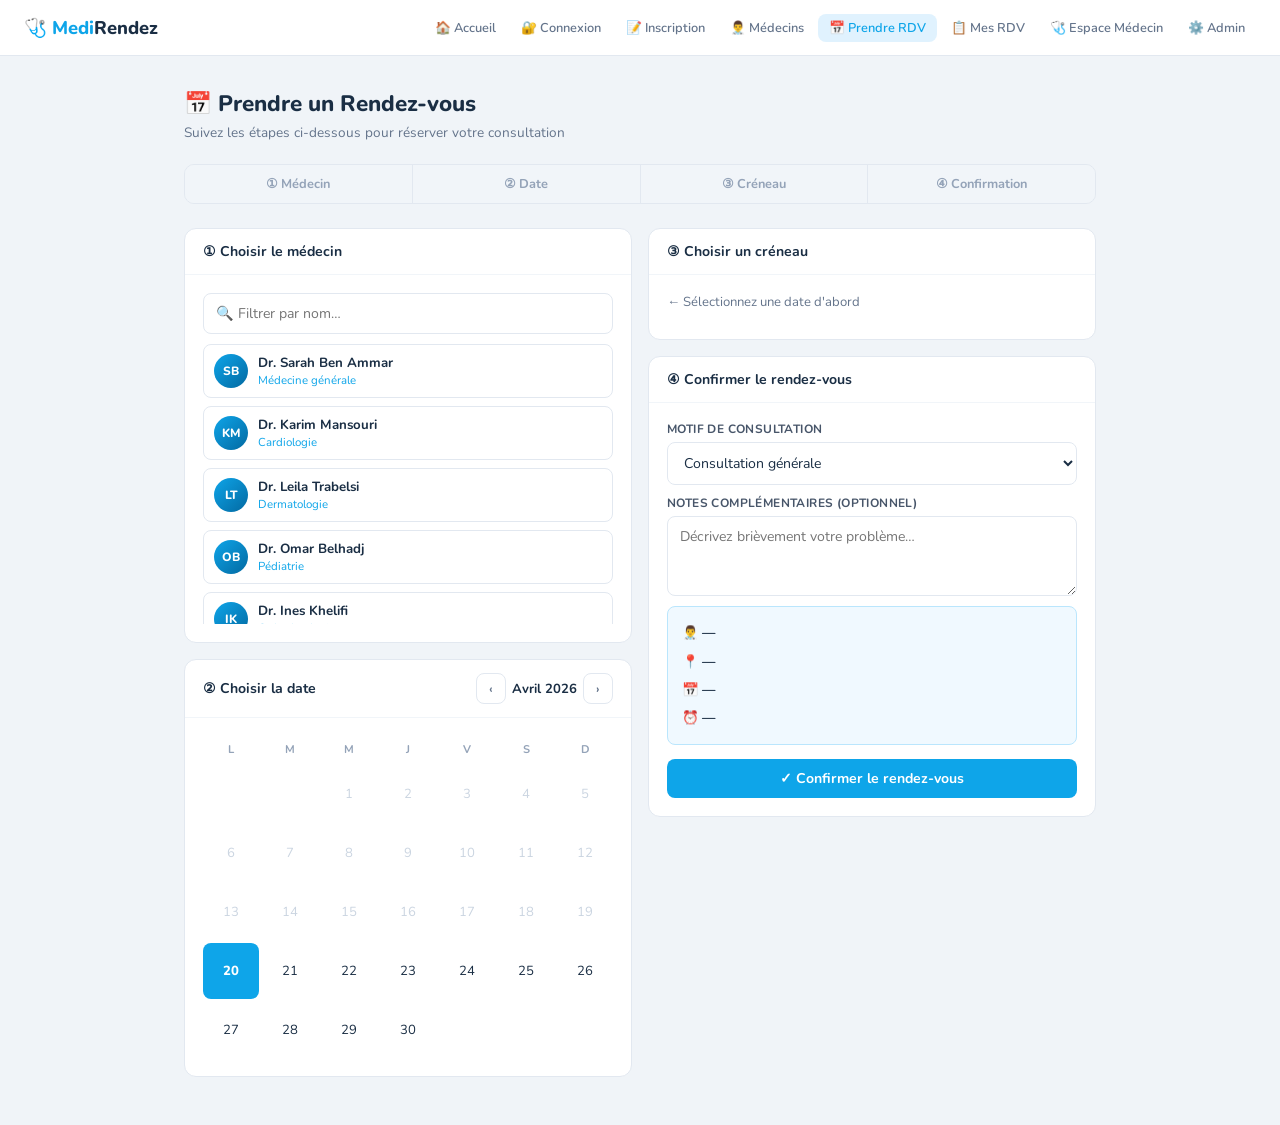
<file: rdv.html>
<!DOCTYPE html>
<html lang="fr">
<head>
<meta charset="UTF-8"><meta name="viewport" content="width=device-width,initial-scale=1">
<title>MediRendez – Prendre RDV</title>
<link href="https://fonts.googleapis.com/css2?family=Nunito:wght@400;600;700;800&display=swap" rel="stylesheet">
<link rel="stylesheet" href="style.css">
</head>
<body>
<div id="nav-placeholder"></div>

<div class="page">
  <p class="ptitle">📅 Prendre un Rendez-vous</p>
  <p class="psub">Suivez les étapes ci-dessous pour réserver votre consultation</p>

  <!-- Barre de progression -->
  <div style="display:flex;gap:0;margin-bottom:24px;border-radius:10px;overflow:hidden;border:1px solid #e2e8f0">
    <div id="step1-bar" style="flex:1;padding:10px;text-align:center;font-size:.8rem;font-weight:700;background:#0ea5e9;color:#fff">① Médecin</div>
    <div id="step2-bar" style="flex:1;padding:10px;text-align:center;font-size:.8rem;font-weight:700;background:#f1f5f9;color:#94a3b8;border-left:1px solid #e2e8f0">② Date</div>
    <div id="step3-bar" style="flex:1;padding:10px;text-align:center;font-size:.8rem;font-weight:700;background:#f1f5f9;color:#94a3b8;border-left:1px solid #e2e8f0">③ Créneau</div>
    <div id="step4-bar" style="flex:1;padding:10px;text-align:center;font-size:.8rem;font-weight:700;background:#f1f5f9;color:#94a3b8;border-left:1px solid #e2e8f0">④ Confirmation</div>
  </div>

  <div style="display:grid;grid-template-columns:1fr 1fr;gap:16px;align-items:start">

    <!-- COLONNE GAUCHE -->
    <div>
      <!-- ÉTAPE 1 : Médecin -->
      <div class="card">
        <div class="card-head">① Choisir le médecin</div>
        <div class="card-body">
          <input type="text" id="doc-search" placeholder="🔍 Filtrer par nom…" oninput="filterDocList()" style="margin-bottom:10px">
          <div id="doc-list" style="display:flex;flex-direction:column;gap:8px;max-height:280px;overflow-y:auto"></div>
        </div>
      </div>

      <!-- ÉTAPE 2 : Calendrier -->
      <div class="card">
        <div class="card-head">
          ② Choisir la date
          <div style="display:flex;align-items:center;gap:6px">
            <button class="btn btn-outline btn-sm" onclick="prevM()">‹</button>
            <span id="cal-lbl" style="font-size:.82rem;font-weight:700;white-space:nowrap"></span>
            <button class="btn btn-outline btn-sm" onclick="nextM()">›</button>
          </div>
        </div>
        <div class="card-body">
          <div class="cal-grid" id="cal-names"></div>
          <div class="cal-grid" id="cal-days"  style="margin-top:3px"></div>
        </div>
      </div>
    </div>

    <!-- COLONNE DROITE -->
    <div>
      <!-- ÉTAPE 3 : Créneaux -->
      <div class="card">
        <div class="card-head">③ Choisir un créneau</div>
        <div class="card-body">
          <p id="cr-hint" style="font-size:.82rem;color:#64748b">← Sélectionnez une date d'abord</p>
          <div class="cr-grid" id="cr-grid"></div>
        </div>
      </div>

      <!-- ÉTAPE 4 : Confirmation -->
      <div class="card">
        <div class="card-head">④ Confirmer le rendez-vous</div>
        <div class="card-body">
          <div class="field">
            <label>Motif de consultation</label>
            <select id="motif">
              <option>Consultation générale</option>
              <option>Renouvellement ordonnance</option>
              <option>Suivi de traitement</option>
              <option>Résultats d'analyses</option>
              <option>Urgence médicale</option>
            </select>
          </div>
          <div class="field">
            <label>Notes complémentaires (optionnel)</label>
            <textarea id="notes" placeholder="Décrivez brièvement votre problème…"></textarea>
          </div>

          <!-- Récapitulatif -->
          <div class="recap-box" id="recap">
            <div>👨‍⚕️ <strong id="rc-doc">—</strong></div>
            <div>📍 <strong id="rc-cab">—</strong></div>
            <div>📅 <strong id="rc-date">—</strong></div>
            <div>⏰ <strong id="rc-heure">—</strong></div>
          </div>

          <div id="confirm-msg"></div>
          <button class="btn btn-blue btn-full" onclick="confirmer()">✓ Confirmer le rendez-vous</button>
        </div>
      </div>
    </div>

  </div>
</div>

<div class="toast" id="toast"></div>
<script src="nav.js"></script>
<script src="state.js"></script>
<script>
renderNav('rdv');

/* ── état local ── */
let selDocId  = null;
let selDate   = null;   // numéro du jour
let selHeure  = null;
let calY = 2026, calM = 3; // Avril 2026 (0-indexed)

/* ── Lire le paramètre ?doc=X dans l'URL ── */
const urlParams = new URLSearchParams(window.location.search);
const paramDoc  = urlParams.get('doc');
if(paramDoc) selDocId = Number(paramDoc);

/* ────────────────────────────
   LISTE DES MÉDECINS
──────────────────────────── */
function renderDocList(list) {
  document.getElementById('doc-list').innerHTML = list.map(d => {
    const active = selDocId === d.id;
    return `
      <div onclick="pickDoc(${d.id})" style="
        display:flex;align-items:center;gap:10px;
        padding:9px 10px;border-radius:8px;cursor:pointer;
        border:1.5px solid ${active?'#0ea5e9':'#e2e8f0'};
        background:${active?'#f0f9ff':'transparent'};
        transition:all .12s">
        <div style="
          width:34px;height:34px;border-radius:50%;
          background:linear-gradient(135deg,#0ea5e9,#0369a1);
          color:#fff;font-size:.75rem;font-weight:800;
          display:flex;align-items:center;justify-content:center;flex-shrink:0">
          ${d.init}
        </div>
        <div>
          <div style="font-weight:700;font-size:.83rem">Dr. ${d.nom}</div>
          <div style="font-size:.72rem;color:#0ea5e9">${d.spec}</div>
        </div>
        ${active ? '<span style="margin-left:auto;font-size:.75rem;color:#0ea5e9">✓</span>' : ''}
      </div>`;
  }).join('');
}

function filterDocList() {
  const q = document.getElementById('doc-search').value.toLowerCase();
  renderDocList(MEDECINS.filter(d =>
    d.nom.toLowerCase().includes(q) || d.spec.toLowerCase().includes(q)
  ));
}

function pickDoc(id) {
  selDocId = id;
  renderDocList(MEDECINS); // re-render avec nouveau sélectionné
  updateRecap();
  updateStepBar();
  showToast('👨‍⚕️ Dr. ' + getMedecin(id).nom + ' sélectionné');
}

/* ────────────────────────────
   CALENDRIER
──────────────────────────── */
function renderCal() {
  document.getElementById('cal-lbl').textContent = MOIS_LONG[calM] + ' ' + calY;

  // Noms des jours
  const jours = ['L','M','M','J','V','S','D'];
  document.getElementById('cal-names').innerHTML =
    jours.map(j => `<div class="cal-dn">${j}</div>`).join('');

  const firstDay  = new Date(calY, calM, 1).getDay();      // 0=dim
  const totalDays = new Date(calY, calM + 1, 0).getDate();
  const offset    = firstDay === 0 ? 6 : firstDay - 1;     // lundi = 0

  // Date d'aujourd'hui pour bloquer le passé
  const today = new Date(2026, 3, 20); // 20 avril 2026 (simulation)

  let html = '';
  for(let i = 0; i < offset; i++) html += `<div class="cal-d empty"></div>`;

  for(let d = 1; d <= totalDays; d++) {
    const dateObj = new Date(calY, calM, d);
    const isPast  = dateObj < today;
    const isToday = d === 20 && calM === 3 && calY === 2026;
    const isSel   = selDate === d && calM === 3 && calY === 2026;

    html += `<div class="cal-d ${isToday?'today':''} ${isPast&&!isToday?'past':''} ${isSel&&!isToday?'sel':''}"
      onclick="${isPast && !isToday ? '' : `pickDate(${d})`}">${d}</div>`;
  }
  document.getElementById('cal-days').innerHTML = html;
}

function pickDate(d) {
  selDate  = d;
  selHeure = null;
  document.getElementById('cr-hint').style.display = 'none';
  document.getElementById('rc-date').textContent = d + ' ' + MOIS_COURT[calM] + ' ' + calY;
  document.getElementById('rc-heure').textContent = '—';
  renderCal();
  renderCreneaux();
  updateStepBar();
  updateRecap();
}

function prevM() { calM--; if(calM<0){calM=11;calY--;} selDate=null; renderCal(); renderCreneaux(); }
function nextM() { calM++; if(calM>11){calM=0;calY++;} selDate=null; renderCal(); renderCreneaux(); }

/* ────────────────────────────
   CRÉNEAUX
──────────────────────────── */
function renderCreneaux() {
  const grid = document.getElementById('cr-grid');
  if(!selDate) { grid.innerHTML=''; return; }

  grid.innerHTML = HEURES.map((h, i) => {
    const taken = PRIS_IDX.includes(i);
    const sel   = selHeure === h;
    return `<div class="cr ${taken?'taken':sel?'sel':''}"
      onclick="${taken?'':''}" 
      ${taken ? '' : `onclick="pickCreneau('${h}')"`}>
      ${h}${taken ? '<br><small style="font-size:.65rem;opacity:.6">Pris</small>' : ''}
    </div>`;
  }).join('');
}

function pickCreneau(h) {
  selHeure = h;
  document.getElementById('rc-heure').textContent = h;
  renderCreneaux();
  updateStepBar();
  updateRecap();
  showToast('⏰ Créneau ' + h + ' sélectionné');
}

/* ────────────────────────────
   RÉCAPITULATIF
──────────────────────────── */
function updateRecap() {
  const doc = getMedecin(selDocId);
  document.getElementById('rc-doc').textContent   = doc ? 'Dr. ' + doc.nom + ' — ' + doc.spec : '—';
  document.getElementById('rc-cab').textContent   = doc ? doc.cab : '—';
  if(!selDate)  document.getElementById('rc-date').textContent  = '—';
  if(!selHeure) document.getElementById('rc-heure').textContent = '—';
}

/* ────────────────────────────
   BARRE D'ÉTAPES
──────────────────────────── */
function updateStepBar() {
  const steps = [
    { id:'step1-bar', done: selDocId !== null },
    { id:'step2-bar', done: selDate  !== null },
    { id:'step3-bar', done: selHeure !== null },
    { id:'step4-bar', done: false },
  ];
  steps.forEach((s, i) => {
    const el = document.getElementById(s.id);
    if(s.done || i === 0 && selDocId) {
      el.style.background = '#0ea5e9'; el.style.color = '#fff';
    } else {
      el.style.background = '#f1f5f9'; el.style.color = '#94a3b8';
    }
  });
}

/* ────────────────────────────
   CONFIRMER
──────────────────────────── */
function confirmer() {
  const msgZone = document.getElementById('confirm-msg');

  if(!selDocId) {
    msgZone.innerHTML = '<div class="alert alert-warn" style="margin-bottom:10px">⚠️ Veuillez choisir un médecin.</div>';
    return;
  }
  if(!selDate) {
    msgZone.innerHTML = '<div class="alert alert-warn" style="margin-bottom:10px">⚠️ Veuillez choisir une date.</div>';
    return;
  }
  if(!selHeure) {
    msgZone.innerHTML = '<div class="alert alert-warn" style="margin-bottom:10px">⚠️ Veuillez choisir un créneau horaire.</div>';
    return;
  }

  const doc    = getMedecin(selDocId);
  const motif  = document.getElementById('motif').value;
  const notes  = document.getElementById('notes').value;

  // Créer le RDV et le sauvegarder
  const state = getState();
  const rdvs  = state.rdvs || [];

  const newRdv = {
    id:      Date.now(),
    docId:   selDocId,
    docNom:  'Dr. ' + doc.nom,
    docSpec: doc.spec,
    docCab:  doc.cab,
    date:    selDate + ' ' + MOIS_COURT[calM] + ' ' + calY,
    jour:    selDate,
    mois:    MOIS_COURT[calM],
    heure:   selHeure,
    motif,
    notes,
    statut:  'En attente',   // ← TOUJOURS "En attente" à la création
  };

  rdvs.unshift(newRdv);
  setState({ rdvs });

  // Afficher succès et rediriger
  msgZone.innerHTML = '<div class="alert alert-ok" style="margin-bottom:10px">✅ Rendez-vous enregistré ! Vous serez redirigé vers vos rendez-vous…</div>';
  showToast('✅ RDV enregistré avec succès !');

  // Marquer step4
  document.getElementById('step4-bar').style.background = '#0ea5e9';
  document.getElementById('step4-bar').style.color = '#fff';

  setTimeout(() => window.location.href = 'mes_rdv.html', 1600);
}

/* ── INIT ── */
renderDocList(MEDECINS);
if(selDocId) updateRecap();
renderCal();
renderCreneaux();
updateStepBar();
</script>
</body>
</html>
</file>
<file: style.css>
/* ── RESET & BASE ── */
* { margin:0; padding:0; box-sizing:border-box; }
body {
  font-family: 'Nunito', sans-serif;
  background: #F0F4F8;
  color: #1a2e44;
  min-height: 100vh;
}

/* ── NAV ── */
nav {
  background: #fff;
  border-bottom: 1px solid #e2e8f0;
  display: flex;
  align-items: center;
  justify-content: space-between;
  padding: 0 1.5rem;
  height: 56px;
  position: sticky;
  top: 0;
  z-index: 100;
  flex-wrap: wrap;
  gap: 4px;
}
.logo { font-size: 1.15rem; font-weight: 800; color: #0ea5e9; text-decoration:none; }
.logo span { color: #1a2e44; }
.nav-links { display: flex; gap: 3px; flex-wrap: wrap; }
.nav-btn {
  background: none; border: none;
  font-family: 'Nunito', sans-serif;
  font-size: .8rem; font-weight: 600;
  color: #64748b;
  padding: 5px 11px;
  border-radius: 8px;
  cursor: pointer;
  text-decoration: none;
  display: inline-flex; align-items: center;
  transition: all .15s;
}
.nav-btn:hover { background: #f1f5f9; color: #1a2e44; }
.nav-btn.active { background: #e0f2fe; color: #0ea5e9; }

/* ── PAGE WRAPPER ── */
.page { max-width: 960px; margin: 0 auto; padding: 2rem 1.5rem; }

/* ── CARD ── */
.card {
  background: #fff;
  border-radius: 12px;
  border: 1px solid #e2e8f0;
  overflow: hidden;
  margin-bottom: 16px;
}
.card-head {
  padding: 13px 18px;
  border-bottom: 1px solid #f1f5f9;
  font-weight: 700;
  font-size: .88rem;
  color: #1a2e44;
  display: flex; align-items: center; justify-content: space-between;
}
.card-body { padding: 18px; }

/* ── FORM ── */
.row2 { display: grid; grid-template-columns: 1fr 1fr; gap: 12px; }
.field { display: flex; flex-direction: column; gap: 5px; margin-bottom: 10px; }
label { font-size: .75rem; font-weight: 700; color: #475569; text-transform: uppercase; letter-spacing: .4px; }
input, select, textarea {
  padding: 10px 12px;
  border: 1.5px solid #e2e8f0;
  border-radius: 8px;
  font-family: 'Nunito', sans-serif;
  font-size: .88rem;
  color: #1a2e44;
  background: #fff;
  outline: none;
  transition: border-color .15s;
  width: 100%;
}
input:focus, select:focus, textarea:focus { border-color: #0ea5e9; }
textarea { min-height: 80px; resize: vertical; }

/* ── BUTTONS ── */
.btn {
  padding: 10px 20px;
  border-radius: 8px; border: none;
  font-family: 'Nunito', sans-serif;
  font-size: .88rem; font-weight: 700;
  cursor: pointer;
  transition: all .15s;
  display: inline-flex; align-items: center; gap: 6px;
  text-decoration: none;
}
.btn-blue   { background: #0ea5e9; color: #fff; }
.btn-blue:hover { background: #0284c7; }
.btn-outline { background: #fff; border: 1.5px solid #e2e8f0; color: #64748b; }
.btn-outline:hover { border-color: #0ea5e9; color: #0ea5e9; }
.btn-red    { background: #fee2e2; color: #dc2626; border: none; }
.btn-red:hover { background: #fecaca; }
.btn-green  { background: #dcfce7; color: #16a34a; border: none; }
.btn-sm     { padding: 6px 12px; font-size: .78rem; }
.btn-full   { width: 100%; justify-content: center; }

/* ── BADGES ── */
.badge { display: inline-block; padding: 3px 10px; border-radius: 20px; font-size: .72rem; font-weight: 700; }
.b-green  { background: #dcfce7; color: #16a34a; }
.b-blue   { background: #e0f2fe; color: #0284c7; }
.b-orange { background: #fef3c7; color: #d97706; }
.b-grey   { background: #f1f5f9; color: #64748b; }
.b-red    { background: #fee2e2; color: #dc2626; }

/* ── TABLE ── */
.tbl-wrap { overflow-x: auto; }
.tbl { width: 100%; border-collapse: collapse; }
.tbl th { background: #f8fafc; font-size: .73rem; font-weight: 700; color: #64748b; text-transform: uppercase; letter-spacing: .4px; padding: 10px 14px; text-align: left; border-bottom: 1px solid #e2e8f0; white-space: nowrap; }
.tbl td { padding: 12px 14px; font-size: .86rem; border-bottom: 1px solid #f1f5f9; }
.tbl tr:last-child td { border: none; }
.tbl tr:hover td { background: #f8fafc; }

/* ── STATS ── */
.stats4 { display: grid; grid-template-columns: repeat(4,1fr); gap: 12px; margin-bottom: 20px; }
.stat-box {
  background: #fff; border: 1px solid #e2e8f0; border-radius: 12px;
  padding: 15px; display: flex; align-items: center; gap: 12px;
}
.stat-ico { font-size: 1.5rem; }
.stat-num { font-size: 1.3rem; font-weight: 800; color: #1a2e44; line-height: 1; }
.stat-lbl { font-size: .72rem; color: #64748b; margin-top: 2px; }

/* ── ALERT ── */
.alert { padding: 12px 16px; border-radius: 8px; font-size: .85rem; margin-bottom: 14px; }
.alert-info   { background: #e0f2fe; color: #0369a1; }
.alert-ok     { background: #dcfce7; color: #15803d; }
.alert-warn   { background: #fef3c7; color: #92400e; }

/* ── SIDEBAR LAYOUT ── */
.layout { display: grid; grid-template-columns: 200px 1fr; min-height: calc(100vh - 56px); }
.sidebar { background: #fff; border-right: 1px solid #e2e8f0; padding: 1rem 0; }
.sb-who { padding: 12px 1.2rem 14px; border-bottom: 1px solid #f1f5f9; margin-bottom: 6px; }
.sb-who-name { font-weight: 800; font-size: .88rem; }
.sb-who-role { font-size: .73rem; color: #64748b; margin-top: 2px; }
.sb-item {
  display: flex; align-items: center; gap: 9px;
  padding: 9px 1.2rem;
  font-size: .84rem; font-weight: 600; color: #64748b;
  cursor: pointer;
  border-left: 3px solid transparent;
  transition: all .15s;
  text-decoration: none;
}
.sb-item:hover { color: #1a2e44; background: #f8fafc; }
.sb-item.active { color: #0ea5e9; border-left-color: #0ea5e9; background: #f0f9ff; }
.sb-content { padding: 2rem; background: #F0F4F8; overflow-y: auto; }

/* ── PANEL ── */
.pnl { display: none; }
.pnl.active { display: block; animation: fadeup .2s ease; }
@keyframes fadeup { from{opacity:0;transform:translateY(8px)} to{opacity:1;transform:none} }

/* ── PAGE TITLE ── */
.ptitle { font-size: 1.4rem; font-weight: 800; margin-bottom: 4px; }
.psub   { font-size: .85rem; color: #64748b; margin-bottom: 1.4rem; }

/* ── TOAST ── */
.toast {
  position: fixed; bottom: 20px; right: 20px;
  background: #1a2e44; color: #fff;
  padding: 12px 18px; border-radius: 10px;
  font-size: .85rem; font-weight: 600;
  box-shadow: 0 8px 24px rgba(0,0,0,.2);
  z-index: 999;
  transform: translateY(60px); opacity: 0;
  transition: all .3s ease;
  max-width: 300px;
}
.toast.show { transform: none; opacity: 1; }

/* ── CALENDAR ── */
.cal-grid { display: grid; grid-template-columns: repeat(7,1fr); gap: 3px; }
.cal-dn { text-align:center; font-size:.7rem; font-weight:700; color:#94a3b8; padding:6px 2px; }
.cal-d {
  aspect-ratio:1; display:flex; align-items:center; justify-content:center;
  border-radius:8px; font-size:.82rem; cursor:pointer;
  border:1.5px solid transparent; transition:all .1s;
}
.cal-d:hover { background:#e0f2fe; }
.cal-d.today { background:#0ea5e9; color:#fff; font-weight:800; }
.cal-d.sel   { border-color:#0ea5e9; background:#e0f2fe; font-weight:700; color:#0284c7; }
.cal-d.past  { color:#cbd5e1; cursor:default; }
.cal-d.empty { cursor:default; }

/* ── CRENEAUX ── */
.cr-grid { display:grid; grid-template-columns:repeat(4,1fr); gap:8px; margin-top:10px; }
.cr {
  padding:9px 4px; border-radius:8px; border:1.5px solid #e2e8f0;
  text-align:center; font-size:.8rem; font-weight:700;
  cursor:pointer; transition:all .1s; color:#0ea5e9; background:#fff;
}
.cr:hover  { border-color:#0ea5e9; background:#e0f2fe; }
.cr.taken  { color:#cbd5e1; border-color:#f1f5f9; background:#f8fafc; cursor:not-allowed; }
.cr.sel    { background:#0ea5e9; color:#fff; border-color:#0ea5e9; }

/* ── RDV ROW ── */
.rdv-row { display:flex; align-items:center; gap:14px; padding:14px 0; border-bottom:1px solid #f1f5f9; }
.rdv-row:last-child { border:none; }
.rdv-box { min-width:46px; background:#1a2e44; color:#fff; border-radius:8px; text-align:center; padding:6px; flex-shrink:0; }
.rdv-box .dd { font-size:1.2rem; font-weight:800; line-height:1; }
.rdv-box .mm { font-size:.62rem; text-transform:uppercase; opacity:.6; }
.rdv-info { flex:1; }
.rdv-title { font-weight:700; font-size:.88rem; }
.rdv-meta  { font-size:.78rem; color:#64748b; margin-top:3px; }
.rdv-acts  { display:flex; gap:6px; margin-top:8px; }

/* ── DOC CARD ── */
.doc-grid { display:grid; grid-template-columns:repeat(3,1fr); gap:14px; }
.doc-card { background:#fff; border:1.5px solid #e2e8f0; border-radius:12px; padding:16px; cursor:pointer; transition:all .15s; }
.doc-card:hover { border-color:#0ea5e9; box-shadow:0 4px 16px rgba(14,165,233,.12); }
.doc-av { width:46px; height:46px; border-radius:50%; background:linear-gradient(135deg,#0ea5e9,#0369a1); color:#fff; font-size:1rem; font-weight:800; display:flex; align-items:center; justify-content:center; margin-bottom:10px; }
.doc-name { font-weight:800; font-size:.9rem; }
.doc-spec { font-size:.77rem; color:#0ea5e9; font-weight:600; margin-top:2px; }
.doc-loc  { font-size:.75rem; color:#64748b; margin-top:6px; }

/* ── AUTH ── */
.auth-wrap { display:flex; align-items:center; justify-content:center; min-height:calc(100vh - 56px); padding:2rem; }
.auth-box { background:#fff; border:1px solid #e2e8f0; border-radius:16px; padding:2.5rem; width:100%; max-width:430px; }
.auth-title { font-size:1.3rem; font-weight:800; text-align:center; margin-bottom:4px; }
.auth-sub   { text-align:center; color:#64748b; font-size:.83rem; margin-bottom:1.6rem; }

/* ── RECAP BOX ── */
.recap-box { background:#f0f9ff; border-radius:8px; padding:12px 14px; font-size:.84rem; line-height:2.1; margin-bottom:14px; border:1px solid #bae6fd; }

/* ── MISC ── */
.flex-end { display:flex; justify-content:flex-end; gap:8px; margin-top:14px; }
.flex-bet { display:flex; align-items:center; justify-content:space-between; gap:12px; flex-wrap:wrap; margin-bottom:14px; }
.mt12 { margin-top:12px; }
.search-row { display:flex; gap:10px; margin-bottom:14px; flex-wrap:wrap; }
.search-row input  { flex:1; min-width:180px; }
.search-row select { min-width:160px; }

@media(max-width:720px){
  .doc-grid { grid-template-columns:1fr 1fr; }
  .stats4   { grid-template-columns:1fr 1fr; }
  .layout   { grid-template-columns:1fr; }
  .sidebar  { display:none; }
  .row2     { grid-template-columns:1fr; }
}
@media(max-width:480px){
  .doc-grid { grid-template-columns:1fr; }
  .stats4   { grid-template-columns:1fr 1fr; }
  .cr-grid  { grid-template-columns:repeat(3,1fr); }
}
</file>
